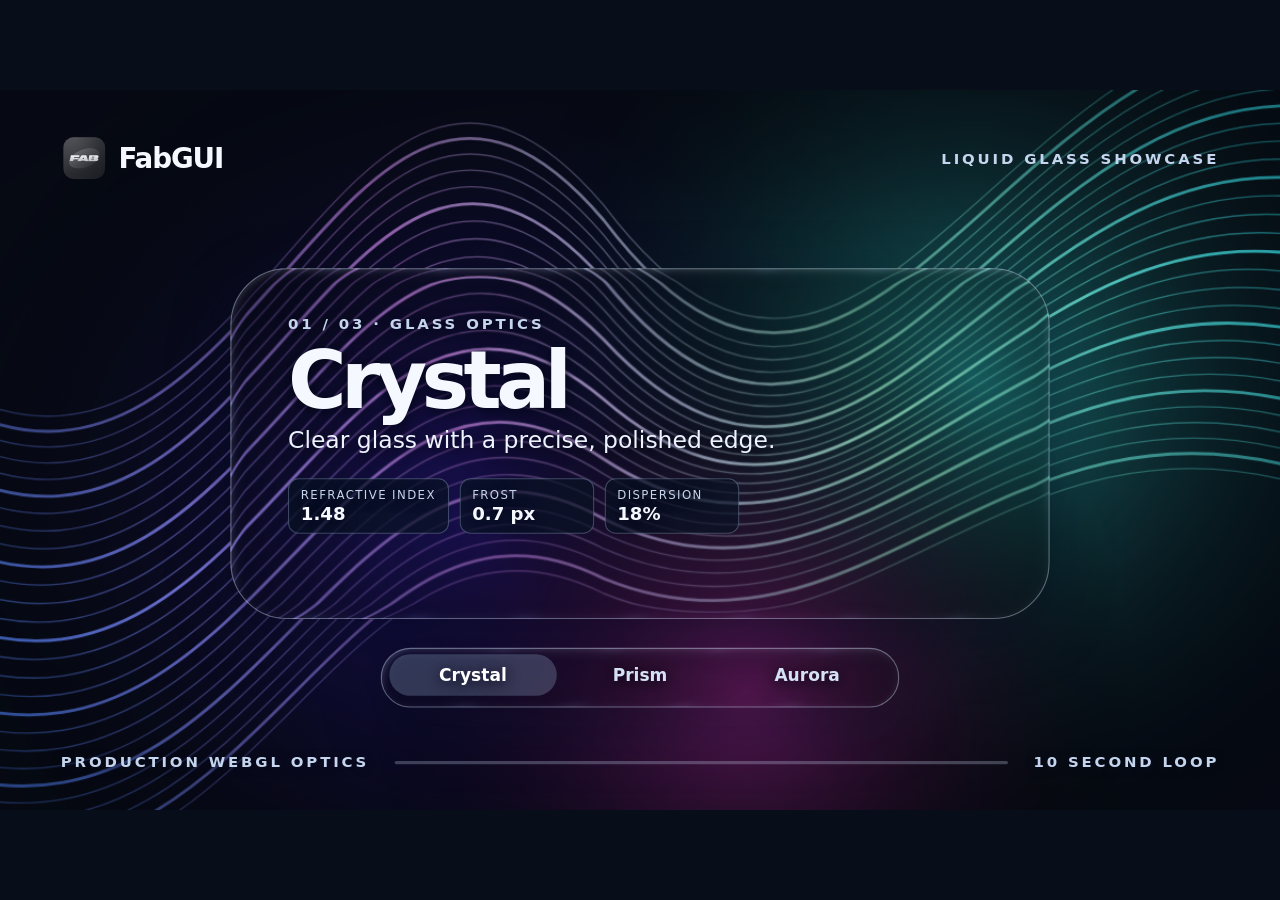
<file: docs/demos/glass-showcase.html>
<!doctype html>
<html lang="en">
<meta charset="utf-8">
<title>FabGUI — Liquid Glass Showcase</title>
<style>
  * { box-sizing: border-box; }
  html, body { margin: 0; width: 100%; height: 100%; overflow: hidden; background: #080d1a; }
  body { font: 19px system-ui, sans-serif; color: #f5f8ff; }
  #stage { position: absolute; left: 50%; top: 50%; width: 1200px; height: 675px; transform-origin: center; }
  canvas, header, main, aside, footer { position: absolute; }
  canvas { inset: 0; }
  header { inset: 42px 57px auto; display: flex; align-items: center; justify-content: space-between; }
  .brand { display: flex; align-items: center; gap: 10px; font-size: 26px; font-weight: 740; letter-spacing: -.04em; }
  .brand img { width: 44px; height: 44px; }
  .label { color: #c5d5ee; font-size: 14px; font-weight: 650; letter-spacing: .19em; text-transform: uppercase; }
  main, aside { border: 1px solid #d2e6ff62; box-shadow: 0 18px 57px #04081870; text-shadow: 0 2px 12px #030617; }
  main { left: 216px; top: 167px; width: 768px; height: 329px; border-radius: 53px; padding: 43px 53px; }
  h1 { margin: 7px 0 5px; font-size: 75px; font-weight: 750; letter-spacing: -.07em; line-height: 1.03; }
  p { margin: 0; color: #edf4ff; font-size: 22px; }
  dl { display: flex; gap: 10px; margin: 23px 0 0; }
  dl div { min-width: 126px; padding: 8px 11px; border-radius: 10px; background: #091324b5; border: 1px solid #bfd8ff47; }
  dt { color: #c7d6eb; font-size: 11px; text-transform: uppercase; letter-spacing: .12em; }
  dd { margin: 1px 0 0; font-size: 17px; font-weight: 650; font-variant-numeric: tabular-nums; }
  aside { left: 357px; top: 523px; width: 486px; height: 56px; border-radius: 28px; }
  ol { display: flex; margin: 0; padding: 5px 7px; list-style: none; text-align: center; }
  li { flex: 1; padding: 10px; border-radius: 23px; font-size: 16px; font-weight: 650; color: #d5e1f5; }
  li[aria-current="step"] { background: #b9dfff38; color: white; }
  footer { inset: auto 57px 37px; display: flex; justify-content: space-between; align-items: center; gap: 24px; text-shadow: 0 1px 8px #060d1e; }
  .track { flex: 1; height: 3px; border-radius: 6px; background: #d4e2ff42; }
  .track span { display: block; width: 100%; height: 100%; border-radius: inherit; background: #b9eaff; transform-origin: left; }
</style>
<div id="stage">
  <canvas id="viewport" aria-hidden="true"></canvas>
  <header>
    <div class="brand"><img src="../../static/icons/fabgui.svg" alt=""> FabGUI</div>
    <div class="label">Liquid glass showcase</div>
  </header>
  <main>
    <div id="index" class="label">01 / 03 · Glass optics</div>
    <h1 id="mode">Crystal</h1>
    <p id="description">Clear glass with a precise, polished edge.</p>
    <dl>
      <div><dt>Refractive index</dt><dd id="ior">1.48</dd></div>
      <div><dt>Frost</dt><dd id="frost">0.7 px</dd></div>
      <div><dt>Dispersion</dt><dd id="dispersion">18%</dd></div>
    </dl>
  </main>
  <aside aria-label="Showcase modes">
    <ol><li aria-current="step">Crystal</li><li>Prism</li><li>Aurora</li></ol>
  </aside>
  <footer class="label">
    <span>Production WebGL optics</span><div class="track" aria-hidden="true"><span></span></div><span>10 second loop</span>
  </footer>
</div>
<script type="module">
  import { LiquidGlass } from "../../static/liquidGL/fabgui-glass.js";

  const width = 1200;
  const height = 675;
  const duration = 10000;
  const backdrop = new OffscreenCanvas(width, height);
  const ctx = backdrop.getContext("2d", { alpha: false });
  const renderer = new LiquidGlass(new OffscreenCanvas(1, 1), document.querySelector("#viewport").getContext("bitmaprenderer"));
  renderer.resize(width, height, 1);
  const lenses = [[216, 167, 768, 329, 53], [357, 523, 486, 56, 28]];
  const modes = [
    {
      title: "Crystal",
      description: "Clear glass with a precise, polished edge.",
      optics: { tint: 25, refractionIndex: 1.48, refractionStrength: .75, thickness: 30, curvature: .42,
        bevelWidth: .20, dispersion: .18, glassFrost: .7, specular: .85, caustics: .16, colorBleed: .15,
        aurora: 0, bloom: .12, particles: 0 },
      hue: 210,
    },
    {
      title: "Prism",
      description: "Deep bevels split light into colored fringes.",
      optics: { tint: 27, refractionIndex: 1.83, refractionStrength: .98, thickness: 46, curvature: .86,
        bevelWidth: .31, dispersion: .86, glassFrost: 1.4, specular: 1, caustics: .53, colorBleed: .35,
        aurora: 0, bloom: .40, particles: 0 },
      hue: 278,
    },
    {
      title: "Aurora",
      description: "Soft frost, color bleed, and a sky in motion.",
      optics: { tint: 22, refractionIndex: 1.62, refractionStrength: .90, thickness: 37, curvature: .57,
        bevelWidth: .25, dispersion: .46, glassFrost: 4.2, specular: .9, caustics: .65, colorBleed: .70,
        aurora: .79, bloom: .56, particles: .51 },
      hue: 179,
    },
  ];
  const byId = (id) => document.getElementById(id);
  const stage = byId("stage");
  const indicators = [...document.querySelectorAll("li")];
  const marker = document.querySelector(".track span");
  let shownMode = -1;

  function fit() {
    stage.style.transform = `translate(-50%, -50%) scale(${Math.min(innerWidth / width, innerHeight / height)})`;
  }
  window.addEventListener("resize", fit);
  fit();

  function light(x, y, radius, color) {
    const glow = ctx.createRadialGradient(x, y, 0, x, y, radius);
    glow.addColorStop(0, color);
    glow.addColorStop(1, "transparent");
    ctx.fillStyle = glow;
    ctx.fillRect(0, 0, width, height);
  }

  function drawBackdrop(angle, hue) {
    const x = Math.cos(angle);
    const y = Math.sin(angle);
    ctx.fillStyle = "#080d1a";
    ctx.fillRect(0, 0, width, height);
    light(354 + 95 * x, 408 + 70 * y, 530, `hsl(${hue + 37} 67% 25%)`);
    light(915 - 96 * y, 208 + 65 * x, 480, `hsl(${hue - 28} 62% 28%)`);
    light(700 + 64 * y, 565, 365, `hsl(${hue + 93} 57% 26%)`);

    // Bright, thin contours cross both panes so the refracted offsets are visible.
    const ribbon = ctx.createLinearGradient(0, 550, width, 105);
    ribbon.addColorStop(0, `hsl(${hue + 12} 92% 64%)`);
    ribbon.addColorStop(.38, `hsl(${hue + 72} 92% 77%)`);
    ribbon.addColorStop(.68, `hsl(${hue - 56} 91% 81%)`);
    ribbon.addColorStop(1, `hsl(${hue - 26} 86% 57%)`);
    ctx.strokeStyle = ribbon;
    for (let i = -13; i <= 13; i++) {
      const offset = i * 14;
      const flow = Math.sin(angle + i * .12);
      ctx.globalAlpha = (i % 4 === 0 ? .92 : .56) * (1 - Math.abs(i) * .029);
      ctx.lineWidth = i % 4 === 0 ? 2.8 : 1.35;
      ctx.beginPath();
      ctx.moveTo(-36, 504 + offset + 36 * flow);
      ctx.bezierCurveTo(192 + 53 * x, 601 + offset, 326, 89 + offset + 81 * flow, 566, 290 + offset);
      ctx.bezierCurveTo(810, 501 + offset - 112 * flow, 943 + 47 * y, 93 + offset, 1240, 158 + offset + 36 * flow);
      ctx.stroke();
    }
    ctx.globalAlpha = 1;
  }

  window.drawShowcaseFrame = (milliseconds) => {
    const progress = (milliseconds % duration) / duration;
    const step = progress * modes.length;
    const current = Math.floor(step);
    const next = (current + 1) % modes.length;
    const fade = Math.max(0, (step - current - .74) / .26);
    const mix = fade * fade * (3 - 2 * fade);
    const from = modes[current];
    const to = modes[next];
    const optics = Object.fromEntries(Object.entries(from.optics).map(([key, value]) => [
      key, value + (to.optics[key] - value) * mix,
    ]));
    const angle = progress * Math.PI * 2;
    const time = Math.sin(angle) * 3.4;
    drawBackdrop(angle, from.hue + (to.hue - from.hue) * mix);
    renderer.upload(backdrop, width, height);
    renderer.compose({ ...optics, dim: .07, grain: 0, vignette: .4 }, true, time, 0);
    renderer.paint(optics, lenses, [], time);

    const active = mix < .5 ? current : next;
    if (shownMode !== active) {
      shownMode = active;
      byId("index").textContent = `0${active + 1} / 03 · Glass optics`;
      byId("mode").textContent = modes[active].title;
      byId("description").textContent = modes[active].description;
      indicators.forEach((item, index) => {
        if (index === active) item.setAttribute("aria-current", "step");
        else item.removeAttribute("aria-current");
      });
    }
    byId("ior").textContent = optics.refractionIndex.toFixed(2);
    byId("frost").textContent = `${optics.glassFrost.toFixed(1)} px`;
    byId("dispersion").textContent = `${Math.round(optics.dispersion * 100)}%`;
    marker.style.transform = `scaleX(${progress})`;
  };

  window.drawShowcaseFrame(0);
</script>
</html>
</file>
